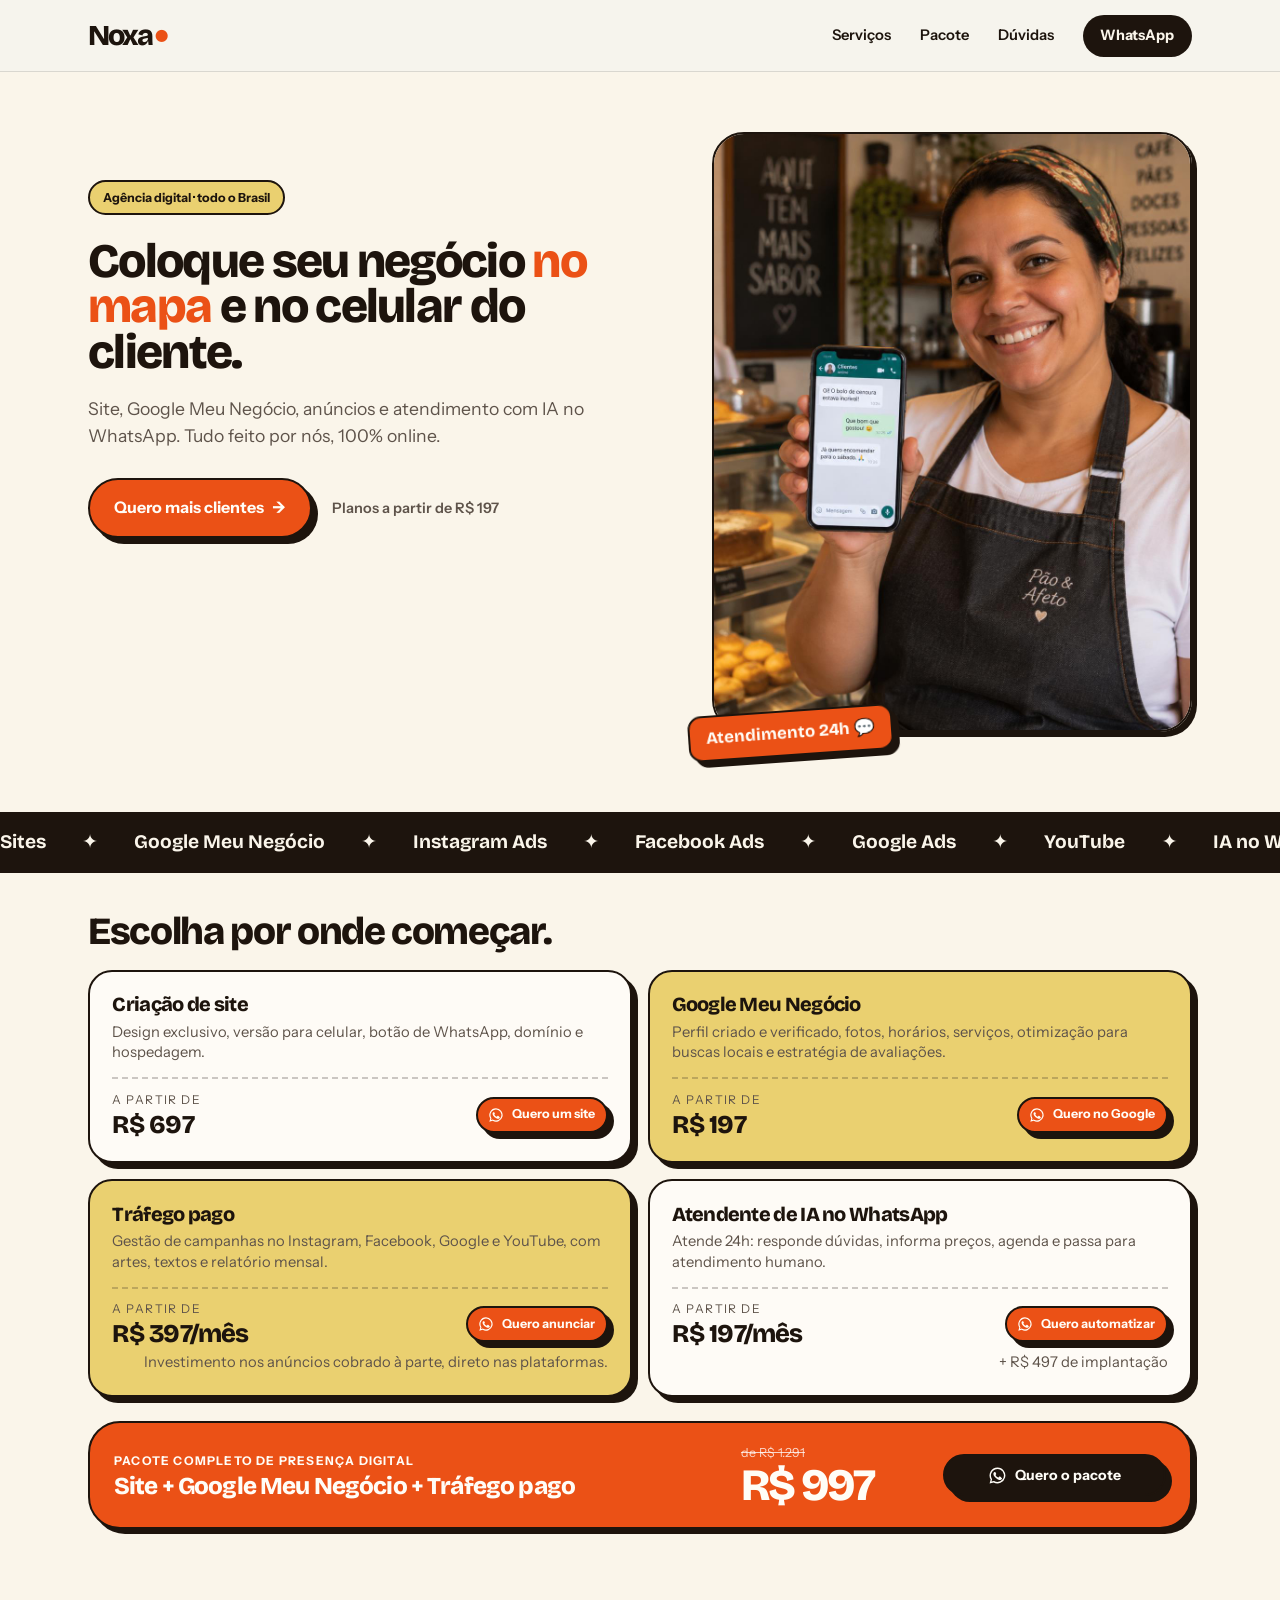
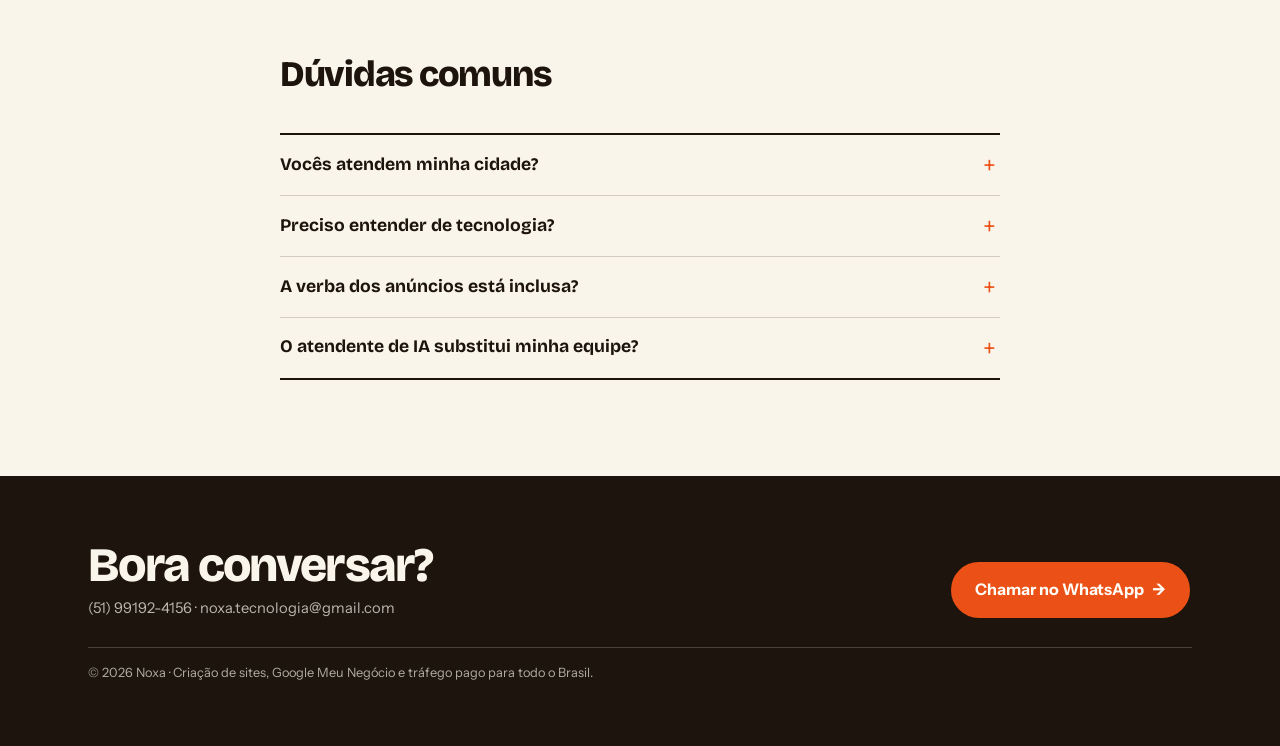
<file: index.html>
<!doctype html>
<html lang="pt-BR">
<head>
  <meta charset="utf-8">
  <meta name="viewport" content="width=device-width, initial-scale=1">
  <title>Noxa | Criação de Sites, Google Meu Negócio e Tráfego Pago para todo o Brasil</title>
  <meta name="google-site-verification" content="EjX0Ok9knhWrRHY-spGAeTOphk3cn-e-pzcyMTdRY5k" />
  <meta name="description" content="Agência digital: criação de sites institucionais a partir de R$ 697, perfil no Google Meu Negócio, gestão de Meta Ads e Google Ads e IA no WhatsApp. Atendimento 100% online para todo o Brasil.">
  <meta name="robots" content="index, follow, max-image-preview:large, max-snippet:-1">
  <link rel="canonical" href="https://noxatecnologia.tech/">
  <link rel="alternate" hreflang="pt-BR" href="https://noxatecnologia.tech/">
  <link rel="alternate" hreflang="x-default" href="https://noxatecnologia.tech/">
  <link rel="alternate" type="text/markdown" href="https://noxatecnologia.tech/llms.txt" title="Resumo da Noxa para IAs">
  <meta name="author" content="Noxa">
  <meta name="theme-color" content="#f6f4ed">
  <meta name="color-scheme" content="light">
  <meta name="format-detection" content="telephone=no">

  <!-- Compartilhamento -->
  <meta property="og:site_name" content="Noxa">
  <meta property="og:locale" content="pt_BR">
  <meta property="og:type" content="website">
  <meta property="og:url" content="https://noxatecnologia.tech/">
  <meta property="og:title" content="Noxa | Sites, Google e anúncios para todo o Brasil">
  <meta property="og:description" content="Sites institucionais, Google Meu Negócio, gestão de anúncios e atendente de IA no WhatsApp para profissionais e empresas. Atendimento online em todo o Brasil, com preço e escopo definidos antes do início.">
  <meta property="og:image" content="https://noxatecnologia.tech/assets/og-image.png">
  <meta property="og:image:secure_url" content="https://noxatecnologia.tech/assets/og-image.png">
  <meta property="og:image:type" content="image/png">
  <meta property="og:image:width" content="1200">
  <meta property="og:image:height" content="630">
  <meta property="og:image:alt" content="Noxa — Sua marca encontrada, lembrada e escolhida.">
  <meta name="twitter:card" content="summary_large_image">
  <meta name="twitter:title" content="Noxa | Sites, Google e anúncios para todo o Brasil">
  <meta name="twitter:description" content="Criação de sites, Google Meu Negócio, Meta Ads, Google Ads e IA no WhatsApp para profissionais e empresas.">
  <meta name="twitter:image" content="https://noxatecnologia.tech/assets/og-image.png">
  <meta name="twitter:image:alt" content="Noxa — Sua marca encontrada, lembrada e escolhida.">

  <link rel="icon" href="/favicon.ico" type="image/x-icon">
  <link rel="icon" href="/assets/icon-192.png" type="image/png" sizes="192x192">
  <link rel="apple-touch-icon" href="/assets/apple-touch-icon.png">
  <link rel="manifest" href="site.webmanifest">

  <!-- Dados estruturados: ajudam Google e IAs a entender quem é a Noxa, onde atende, serviços e preços -->
  <script type="application/ld+json">
  {
    "@context": "https://schema.org",
    "@graph": [
      {
        "@type": "ProfessionalService",
        "@id": "https://noxatecnologia.tech/#empresa",
        "name": "Noxa",
        "alternateName": "Noxa Tecnologia",
        "description": "Agência digital brasileira que cria sites institucionais, cadastra e otimiza empresas no Google Meu Negócio, gerencia anúncios no Meta Ads e Google Ads e implanta atendentes de IA no WhatsApp. Atende clientes de qualquer cidade do Brasil, de forma 100% online.",
        "url": "https://noxatecnologia.tech/",
        "logo": "https://noxatecnologia.tech/assets/logo.svg",
        "image": "https://noxatecnologia.tech/assets/og-image.png",
        "telephone": "+55-51-99192-4156",
        "email": "noxa.tecnologia@gmail.com",
        "priceRange": "R$ 197 - R$ 997",
        "currenciesAccepted": "BRL",
        "knowsLanguage": "pt-BR",
        "address": {
          "@type": "PostalAddress",
          "addressCountry": "BR"
        },
        "areaServed": { "@type": "Country", "name": "Brasil" },
        "contactPoint": {
          "@type": "ContactPoint",
          "contactType": "sales",
          "telephone": "+55-51-99192-4156",
          "email": "noxa.tecnologia@gmail.com",
          "url": "https://wa.me/5551991924156",
          "areaServed": "BR",
          "availableLanguage": "Portuguese"
        },
        "knowsAbout": ["Criação de sites", "Sites institucionais", "Google Meu Negócio", "Google Business Profile", "SEO local", "Tráfego pago", "Meta Ads", "Facebook Ads", "Instagram Ads", "Google Ads", "Chatbot com IA para WhatsApp"],
        "hasOfferCatalog": {
          "@type": "OfferCatalog",
          "name": "Serviços da Noxa",
          "itemListElement": [
            {
              "@type": "Offer",
              "price": "697",
              "priceCurrency": "BRL",
              "description": "A partir de R$ 697, pagamento único. Design exclusivo, versão para celular, botão de WhatsApp, domínio e hospedagem.",
              "itemOffered": { "@type": "Service", "name": "Criação de site institucional", "serviceType": "Desenvolvimento de sites" }
            },
            {
              "@type": "Offer",
              "price": "197",
              "priceCurrency": "BRL",
              "description": "A partir de R$ 197, pagamento único. Perfil criado e verificado, fotos, horários, serviços, otimização para buscas locais e estratégia de avaliações.",
              "itemOffered": { "@type": "Service", "name": "Cadastro e otimização no Google Meu Negócio", "serviceType": "SEO local" }
            },
            {
              "@type": "Offer",
              "price": "397",
              "priceCurrency": "BRL",
              "priceSpecification": { "@type": "UnitPriceSpecification", "price": "397", "priceCurrency": "BRL", "unitCode": "MON", "referenceQuantity": { "@type": "QuantitativeValue", "value": 1, "unitCode": "MON" } },
              "description": "A partir de R$ 397 por mês, verba de anúncios à parte. Campanhas no Instagram, Facebook, Google e YouTube, com artes, textos e relatório mensal.",
              "itemOffered": { "@type": "Service", "name": "Gestão de tráfego pago (Meta Ads e Google Ads)", "serviceType": "Marketing digital" }
            },
            {
              "@type": "Offer",
              "price": "197",
              "priceCurrency": "BRL",
              "priceSpecification": { "@type": "UnitPriceSpecification", "price": "197", "priceCurrency": "BRL", "unitCode": "MON", "referenceQuantity": { "@type": "QuantitativeValue", "value": 1, "unitCode": "MON" } },
              "description": "A partir de R$ 197 por mês mais R$ 497 de implantação. Atendente virtual 24h no WhatsApp que responde dúvidas, informa preços, agenda e passa para atendimento humano.",
              "itemOffered": { "@type": "Service", "name": "Atendente de IA no WhatsApp", "serviceType": "Chatbot com inteligência artificial" }
            },
            {
              "@type": "Offer",
              "price": "997",
              "priceCurrency": "BRL",
              "description": "Pacote completo: site institucional + Google Meu Negócio + 1º mês de gestão de anúncios, por R$ 997 (de R$ 1.291).",
              "itemOffered": { "@type": "Service", "name": "Pacote completo de presença digital" }
            }
          ]
        }
      },
      {
        "@type": "WebSite",
        "@id": "https://noxatecnologia.tech/#site",
        "url": "https://noxatecnologia.tech/",
        "name": "Noxa",
        "inLanguage": "pt-BR",
        "publisher": { "@id": "https://noxatecnologia.tech/#empresa" }
      },
      {
        "@type": "FAQPage",
        "mainEntity": [
          { "@type": "Question", "name": "Vocês atendem minha cidade?", "acceptedAnswer": { "@type": "Answer", "text": "Sim. Atendemos qualquer cidade do Brasil, de forma 100% online." } },
          { "@type": "Question", "name": "Preciso entender de tecnologia?", "acceptedAnswer": { "@type": "Answer", "text": "Não. A Noxa cuida de tudo e você aprova pelo WhatsApp." } },
          { "@type": "Question", "name": "A verba dos anúncios está inclusa?", "acceptedAnswer": { "@type": "Answer", "text": "Não. A gestão começa em R$ 397 por mês e a verba é paga diretamente às plataformas." } },
          { "@type": "Question", "name": "O atendente de IA substitui minha equipe?", "acceptedAnswer": { "@type": "Answer", "text": "Ele responde 24h e passa a conversa para uma pessoa sempre que necessário." } }
        ]
      }
    ]
  }
  </script>
  <link rel="preconnect" href="https://fonts.googleapis.com">
  <link rel="preconnect" href="https://fonts.gstatic.com" crossorigin>
  <link href="https://fonts.googleapis.com/css2?family=Bricolage+Grotesque:wght@500;700;800&family=Instrument+Sans:wght@400;500;600&display=swap" rel="stylesheet">
  <link rel="stylesheet" href="styles.css?v=6">
  <noscript><style>.reveal { opacity: 1 !important; transform: none !important; }</style></noscript>
  <script src="script.js?v=5" defer></script>
</head>
<body id="topo">

  <svg width="0" height="0" style="position:absolute" aria-hidden="true">
    <symbol id="i-whatsapp" viewBox="0 0 24 24"><path fill="currentColor" d="M12 2a10 10 0 0 0-8.6 15.1L2 22l5-1.3A10 10 0 1 0 12 2zm0 18.2c-1.5 0-3-.4-4.3-1.2l-.3-.2-3 .8.8-2.9-.2-.3A8.2 8.2 0 1 1 12 20.2zm4.5-6.1c-.2-.1-1.5-.7-1.7-.8-.2-.1-.4-.1-.6.1l-.8 1c-.1.2-.3.2-.5.1a6.7 6.7 0 0 1-3.3-2.9c-.3-.4.3-.4.7-1.3.1-.2 0-.3 0-.4l-.8-1.8c-.2-.5-.4-.4-.6-.4h-.5a1 1 0 0 0-.7.3 3 3 0 0 0-.9 2.2 5.2 5.2 0 0 0 1.1 2.8 11.9 11.9 0 0 0 4.6 4c1.7.7 2.3.8 3.2.7.5-.1 1.5-.6 1.8-1.2.2-.6.2-1.1.1-1.2l-.5-.2z"/></symbol>
  </svg>

  <header class="header">
    <div class="container header__inner">
      <a href="#topo" class="logo" aria-label="Noxa — início">
        <span class="logo__wordmark">Noxa<span aria-hidden="true">●</span></span>
      </a>

      <nav class="nav" id="nav" aria-label="Principal">
        <a href="#servicos">Serviços</a>
        <a href="#pacote">Pacote</a>
        <a href="#faq">Dúvidas</a>
        <a href="https://wa.me/5551991924156" class="btn btn--primary btn--sm js-whatsapp">WhatsApp</a>
      </nav>

      <button class="nav-toggle" id="navToggle" aria-label="Abrir menu" aria-expanded="false" aria-controls="nav">
        <span></span><span></span>
      </button>
    </div>
  </header>

  <main>

    <!-- HERO -->
    <section class="hero">
      <div class="container hero__inner">
        <div class="hero__copy">
          <p class="eyebrow">Agência digital · todo o Brasil</p>
          <h1>Coloque seu negócio <span class="accent">no mapa</span> e no celular do cliente.</h1>
          <p class="hero__lead">
            Site, Google Meu Negócio, anúncios e atendimento com IA no WhatsApp. Tudo feito por nós, 100% online.
          </p>
          <div class="hero__actions">
            <a href="https://wa.me/5551991924156" class="btn btn--primary js-whatsapp">Quero mais clientes <span aria-hidden="true">→</span></a>
            <span class="hero__price-note">Planos a partir de R$ 197</span>
          </div>
        </div>

        <div class="hero__visual">
          <img src="assets/dona.jpg" alt="Empreendedora mostrando no celular mensagens de clientes satisfeitos" width="1024" height="1280">
          <div class="hero__sticker">Atendimento 24h <span aria-hidden="true">💬</span></div>
        </div>
      </div>
    </section>

    <div class="marquee" aria-hidden="true">
      <div class="marquee__track">
        <p class="marquee__group"><span>Sites</span><span>Google Meu Negócio</span><span>Instagram Ads</span><span>Facebook Ads</span><span>Google Ads</span><span>YouTube</span><span>IA no WhatsApp</span></p>
        <p class="marquee__group" aria-hidden="true"><span>Sites</span><span>Google Meu Negócio</span><span>Instagram Ads</span><span>Facebook Ads</span><span>Google Ads</span><span>YouTube</span><span>IA no WhatsApp</span></p>
      </div>
    </div>

    <!-- SERVIÇOS -->
    <section class="section section--services" id="servicos">
      <div class="container">
        <header class="section__head">
          <h2>Escolha por onde começar.</h2>
        </header>

        <div class="cards">
          <article class="card reveal">
            <h3>Criação de site</h3>
            <p>Design exclusivo, versão para celular, botão de WhatsApp, domínio e hospedagem.</p>
            <div class="price">
              <div><span class="price__from">A partir de</span><strong class="price__value">R$ 697</strong></div>
              <a href="https://wa.me/5551991924156" class="btn btn--whatsapp btn--sm card__cta js-whatsapp" data-servico="Criação de site"><svg aria-hidden="true"><use href="#i-whatsapp"/></svg>Quero um site</a>
            </div>
          </article>

          <article class="card reveal">
            <h3>Google Meu Negócio</h3>
            <p>Perfil criado e verificado, fotos, horários, serviços, otimização para buscas locais e estratégia de avaliações.</p>
            <div class="price">
              <div><span class="price__from">A partir de</span><strong class="price__value">R$ 197</strong></div>
              <a href="https://wa.me/5551991924156" class="btn btn--whatsapp btn--sm card__cta js-whatsapp" data-servico="Google Meu Negócio"><svg aria-hidden="true"><use href="#i-whatsapp"/></svg>Quero no Google</a>
            </div>
          </article>

          <article class="card reveal">
            <h3>Tráfego pago</h3>
            <p>Gestão de campanhas no Instagram, Facebook, Google e YouTube, com artes, textos e relatório mensal.</p>
            <div class="price">
              <div><span class="price__from">A partir de</span><strong class="price__value">R$ 397/mês</strong></div>
              <a href="https://wa.me/5551991924156" class="btn btn--whatsapp btn--sm card__cta js-whatsapp" data-servico="Tráfego pago"><svg aria-hidden="true"><use href="#i-whatsapp"/></svg>Quero anunciar</a>
            </div>
            <p class="service__note">Investimento nos anúncios cobrado à parte, direto nas plataformas.</p>
          </article>

          <article class="card reveal">
            <h3>Atendente de IA no WhatsApp</h3>
            <p>Atende 24h: responde dúvidas, informa preços, agenda e passa para atendimento humano.</p>
            <div class="price">
              <div><span class="price__from">A partir de</span><strong class="price__value">R$ 197/mês</strong></div>
              <a href="https://wa.me/5551991924156" class="btn btn--whatsapp btn--sm card__cta js-whatsapp" data-servico="Atendente de IA no WhatsApp"><svg aria-hidden="true"><use href="#i-whatsapp"/></svg>Quero automatizar</a>
            </div>
            <p class="service__note">+ R$ 497 de implantação</p>
          </article>
        </div>
      </div>
    </section>

    <section class="section section--alt section--package" aria-label="Pacote completo">
      <div class="container">
        <div class="combo reveal" id="pacote">
          <div class="combo__text">
            <p class="combo__label">Pacote completo de presença digital</p>
            <h3>Site + Google Meu Negócio + Tráfego pago</h3>
          </div>
          <div class="combo__price">
            <p class="combo__original">de R$ 1.291</p>
            <strong class="combo__value">R$ 997</strong>
            <a href="https://wa.me/5551991924156" class="btn btn--whatsapp js-whatsapp" data-servico="Pacote completo"><svg aria-hidden="true"><use href="#i-whatsapp"/></svg>Quero o pacote</a>
          </div>
        </div>
      </div>
    </section>

    <!-- FAQ -->
    <section class="section section--alt" id="faq">
      <div class="container container--narrow">
        <header class="section__head">
          <h2>Dúvidas comuns</h2>
        </header>

        <div class="faq">
          <details>
            <summary>Vocês atendem minha cidade?</summary>
            <p>Sim. Atendemos qualquer cidade do Brasil, de forma 100% online.</p>
          </details>
          <details>
            <summary>Preciso entender de tecnologia?</summary>
            <p>Não. A gente cuida de tudo e você só aprova pelo WhatsApp.</p>
          </details>
          <details>
            <summary>A verba dos anúncios está inclusa?</summary>
            <p>Não. A gestão começa em R$ 397 por mês e a verba é paga diretamente às plataformas.</p>
          </details>
          <details>
            <summary>O atendente de IA substitui minha equipe?</summary>
            <p>Ele responde 24h e passa a conversa para uma pessoa sempre que necessário.</p>
          </details>
        </div>
      </div>
    </section>

  </main>

  <footer class="footer">
    <div class="container footer__inner">
      <div class="footer__contact">
        <h2>Bora conversar?</h2>
        <p>(51) 99192-4156 <span aria-hidden="true">·</span> noxa.tecnologia@gmail.com</p>
      </div>
      <a href="https://wa.me/5551991924156" class="btn btn--primary js-whatsapp">Chamar no WhatsApp <span aria-hidden="true">→</span></a>
      <p class="footer__copyright">© <span id="year"></span> Noxa · Criação de sites, Google Meu Negócio e tráfego pago para todo o Brasil.</p>
    </div>
  </footer>
</body>
</html>
</file>
<file: styles.css>
:root {
  --bg: oklch(0.97 0.015 85);
  --surface: oklch(0.99 0.008 85);
  --ink: oklch(0.2 0.02 60);
  --muted: oklch(0.45 0.02 60);
  --orange: oklch(0.64 0.2 38);
  --orange-hover: oklch(0.58 0.2 38);
  --yellow: oklch(0.86 0.12 95);
  --line: oklch(0.2 0.02 60 / 18%);
  --container: 1152px;
  --gutter: 24px;
  --header-h: 72px;
  --font-head: "Bricolage Grotesque", system-ui, sans-serif;
  --font-body: "Instrument Sans", system-ui, sans-serif;
  --shadow: 5px 5px 0 var(--ink);
}

*, *::before, *::after { box-sizing: border-box; }
html { scroll-behavior: auto; scroll-padding-top: 0; background: var(--bg); -webkit-text-size-adjust: 100%; }
body {
  margin: 0;
  overflow-x: hidden;
  background: var(--bg);
  color: var(--ink);
  font: 400 1rem/1.55 var(--font-body);
  -webkit-font-smoothing: antialiased;
}
img, svg { display: block; max-width: 100%; }
img { height: auto; }
a { color: inherit; text-decoration: none; }
p { margin: 0 0 1rem; }
h1, h2, h3 { margin: 0; font-family: var(--font-head); font-weight: 800; letter-spacing: -.035em; line-height: 1.05; }

.container { width: 100%; max-width: var(--container); margin-inline: auto; padding-inline: var(--gutter); }
.container--narrow { max-width: 768px; }
.accent { color: var(--orange); }
.eyebrow { margin: 0 0 .75rem; color: var(--orange); font-size: .78rem; font-weight: 700; letter-spacing: .08em; text-transform: uppercase; }

.btn {
  display: inline-flex;
  min-height: 60px;
  align-items: center;
  justify-content: center;
  gap: .5rem;
  padding: .8rem 1.5rem;
  border: 2px solid var(--ink);
  border-radius: 999px;
  background: var(--orange);
  box-shadow: 6px 6px 0 var(--ink);
  color: #fffdf7;
  font: 700 1rem/1.2 var(--font-body);
  text-align: center;
  cursor: pointer;
  transition: transform .18s, box-shadow .18s, background .18s;
}
.btn:hover { transform: translate(2px, 2px); box-shadow: 2px 2px 0 var(--ink); background: var(--orange-hover); }
.btn--sm { min-height: 42px; padding: .55rem 1rem; font-size: .9rem; }
.btn--block { width: 100%; }
.btn svg { width: 19px; height: 19px; flex: 0 0 auto; }

.header {
  position: relative;
  z-index: 10;
  height: var(--header-h);
  border-bottom: 1px solid rgba(48, 42, 36, .14);
  background: rgba(246, 244, 237, .96);
}
.header__inner { display: flex; height: 100%; align-items: center; justify-content: space-between; }
.logo { display: inline-flex; align-items: center; }
.logo__wordmark { display: inline-flex; align-items: center; gap: .12em; font: 800 1.8rem/.9 var(--font-head); letter-spacing: -.075em; }
.logo__wordmark span { color: var(--orange); font-size: .55em; }
.nav-toggle {
  display: flex;
  width: 42px;
  height: 42px;
  flex-direction: column;
  justify-content: center;
  gap: 6px;
  padding: 9px;
  border: 0;
  background: transparent;
  cursor: pointer;
}
.nav-toggle span { display: block; height: 2px; border-radius: 2px; background: var(--ink); transition: transform .2s; }
.nav-toggle[aria-expanded="true"] span:first-child { transform: translateY(4px) rotate(45deg); }
.nav-toggle[aria-expanded="true"] span:last-child { transform: translateY(-4px) rotate(-45deg); }
.nav {
  position: fixed;
  inset: var(--header-h) 0 0;
  display: flex;
  flex-direction: column;
  gap: 0;
  padding: 1rem var(--gutter) 2rem;
  background: var(--bg);
  visibility: hidden;
  opacity: 0;
  transform: translateY(-6px);
  transition: opacity .2s, transform .2s, visibility .2s;
}
.nav.is-open { visibility: visible; opacity: 1; transform: none; }
.nav a:not(.btn) { padding: 1rem 0; border-bottom: 1px solid var(--line); font-weight: 600; }
.nav a:not(.btn):hover { color: var(--orange); }
.nav .btn { margin-top: 1.1rem; }
body.menu-open { overflow: hidden; }

.hero { padding: 2rem 0 5rem; }
.hero__inner { display: grid; grid-template-columns: 1fr; align-items: center; gap: 3rem; }
.hero__copy { min-width: 0; }
.hero__copy .eyebrow {
  display: inline-block;
  margin: 0;
  padding: .35rem .8rem;
  border: 2px solid var(--ink);
  border-radius: 999px;
  background: var(--yellow);
  color: var(--ink);
  font-size: .78rem;
  letter-spacing: 0;
  text-transform: none;
}
.hero h1 { max-width: none; margin: 1.5rem 0 1.2rem; font-size: clamp(3rem, 3.75vw, 4.5rem); line-height: .95; }
.hero__lead { max-width: 46ch; margin: 0; color: var(--muted); font-size: 1.1rem; }
.hero__actions { display: flex; flex-direction: column; align-items: flex-start; gap: 1rem; margin-top: 1.8rem; }
.hero__price-note { color: var(--muted); font-size: .9rem; font-weight: 600; }
.hero__visual { position: relative; width: 100%; max-width: 486px; margin-inline: auto; }
.hero__visual img { width: 100%; aspect-ratio: 4 / 5; border: 2px solid var(--ink); border-radius: 2rem; object-fit: cover; box-shadow: var(--shadow); }
.hero__sticker {
  position: absolute;
  left: -1.5rem;
  bottom: -1.5rem;
  padding: .65rem 1rem;
  border: 2px solid var(--ink);
  border-radius: .85rem;
  background: var(--orange);
  box-shadow: 6px 6px 0 var(--ink);
  color: #fffdf7;
  font: 700 1.05rem var(--font-head);
  transform: rotate(-4deg);
}

.marquee { overflow: hidden; padding: .95rem 0; border-block: 2px solid var(--ink); background: var(--ink); color: var(--bg); }
.marquee__track { display: flex; width: max-content; animation: marquee-scroll 32s linear infinite; }
.marquee__group { display: flex; flex: none; align-items: center; gap: 2.25rem; width: max-content; margin: 0; padding-right: 2.25rem; font: 700 1.2rem/1.4 var(--font-head); white-space: nowrap; }
.marquee__group span::after { content: "✦"; margin-left: 2.25rem; }
@keyframes marquee-scroll { to { transform: translateX(-50%); } }
@media (prefers-reduced-motion: reduce) { .marquee__track { animation: none; } }

.section { padding: 6rem 0; }
.section--alt { background: var(--bg); }
.section--services { padding-block: 3rem; }
.section--services .section__head { margin-bottom: 1.25rem; }
.section--services .section__head h2 { max-width: none; font-size: clamp(2rem, 3vw, 3rem); }
.section__head { max-width: 700px; margin-bottom: 2.5rem; }
.section__head h2 { max-width: 20ch; font-size: clamp(2.25rem, 3.2vw, 3.75rem); line-height: 1; }
.section__head h2 { max-width: 18ch; }
#faq .section__head h2 { max-width: none; font-size: clamp(2.25rem, 2.6vw, 3rem); }
.section__head p:not(.eyebrow) { margin: .5rem 0 0; color: var(--muted); }

.cards { display: grid; grid-template-columns: 1fr; gap: 1.25rem; }
.card {
  display: flex;
  min-width: 0;
  flex-direction: column;
  padding: 2rem;
  border: 2px solid var(--ink);
  border-radius: 1.5rem;
  background: var(--surface);
  box-shadow: 6px 6px 0 var(--ink);
  transition: transform .18s, box-shadow .18s;
}
.card:nth-child(2), .card:nth-child(3) { background: var(--yellow); }
.card:hover { transform: translateY(-2px); box-shadow: 6px 6px 0 var(--ink); }
.card__icon { display: grid; width: 42px; height: 42px; flex: 0 0 auto; place-items: center; margin-bottom: .85rem; border: 2px solid var(--ink); border-radius: 12px; background: var(--orange); }
.card__icon svg { width: 22px; height: 22px; fill: none; stroke: var(--ink); stroke-width: 1.7; stroke-linecap: round; stroke-linejoin: round; }
.card h3 { margin-bottom: .55rem; font-size: 1.5rem; }
.card > p { margin: 0; color: var(--muted); font-size: 1rem; }
.price { display: flex; flex-direction: row; align-items: flex-end; justify-content: space-between; gap: 1rem; padding: 1rem 0 0; margin: 1.9rem 0 0; border-top: 2px dashed rgba(48, 42, 36, .25); }
.price > div { display: flex; flex-direction: column; gap: .1rem; }
.price__from { color: var(--muted); font-size: .75rem; letter-spacing: .12em; text-transform: uppercase; }
.price__note { align-self: flex-end; color: var(--muted); font-size: .85rem; text-align: right; }
.price__value { color: var(--ink); font: 800 1.9rem/1.1 var(--font-head); letter-spacing: -.03em; }
.price__value small { margin-left: .15rem; color: var(--muted); font: 500 .9rem var(--font-body); }
.checklist { display: grid; gap: .45rem; padding: 0; margin: 0 0 1rem; list-style: none; font-size: .9rem; }
.checklist li { position: relative; padding-left: 1.35rem; }
.checklist li::before { position: absolute; top: .42em; left: 2px; width: 9px; height: 6px; border-bottom: 2px solid var(--orange); border-left: 2px solid var(--orange); content: ""; transform: rotate(-45deg); }
.card__cta { margin-top: auto; white-space: normal; }
.section--services .cards { gap: 1rem; }
.section--services .card { padding: 1.4rem; }
.section--services .card h3 { margin-bottom: .4rem; font-size: 1.25rem; }
.section--services .card > p { font-size: .92rem; line-height: 1.4; }
.section--services .price { padding-top: .7rem; margin-top: .9rem; }
.section--services .price { align-items: center; gap: .65rem; }
.section--services .price__value { font-size: 1.6rem; }
.section--services .card__cta { min-height: 36px; margin: 0; padding: .4rem .65rem; font-size: .78rem; white-space: nowrap; }
.section--services .card__cta svg { width: 16px; height: 16px; }
.section--services .service__note { margin: .25rem 0 0; color: var(--muted); font-size: .74rem; text-align: right; }

.combo {
  display: flex;
  flex-direction: column;
  gap: 1.2rem;
  margin-top: 2.5rem;
  padding: 2.5rem;
  scroll-margin-top: 1rem;
  border: 2px solid var(--ink);
  border-radius: 2rem;
  background: var(--orange);
  box-shadow: var(--shadow);
}
.combo__label { margin: 0; color: #fffdf7; font-size: .75rem; font-weight: 700; letter-spacing: .1em; text-transform: uppercase; }
.combo h3 { max-width: 18ch; margin-top: .75rem; color: #fffdf7; font-size: clamp(2rem, 4vw, 3.5rem); line-height: 1; }
.combo__price { display: flex; flex-direction: column; align-items: flex-start; gap: .15rem; }
.combo__original { margin: 0; color: rgba(255,255,255,.76); font-size: 1rem; text-decoration: line-through; }
.combo__value { color: #fffdf7; font: 800 clamp(3.5rem, 6vw, 5rem)/1 var(--font-head); letter-spacing: -.06em; }
.combo .btn { margin-top: .8rem; background: var(--ink); color: #fffdf7; }
.combo .btn:hover { background: #484038; }
.section--package { padding-block: .75rem 2rem; }
.section--package .combo { margin-top: 0; padding: 1.25rem 1.5rem; }
.section--package .combo h3 { max-width: none; margin-top: .25rem; font-size: clamp(1.45rem, 1.9vw, 1.8rem); }
.section--package .combo__price { display: grid; grid-template-columns: auto auto; grid-template-rows: auto auto; align-items: center; gap: 0 1rem; }
.section--package .combo__original { grid-column: 1; grid-row: 1; font-size: .78rem; }
.section--package .combo__value { grid-column: 1; grid-row: 2; font-size: 2.8rem; }
.section--package .combo .btn { grid-column: 2; grid-row: 1 / span 2; min-height: 42px; margin: 0; padding: .55rem 1rem; font-size: .88rem; }
@media (max-width: 899px) {
  .section--package .combo__price { display: flex; flex-direction: row; flex-wrap: wrap; align-items: center; gap: .25rem .8rem; }
  .section--package .combo__value { font-size: 2.5rem; }
  .section--package .combo .btn { min-height: 40px; margin: 0 0 0 auto; padding: .5rem .75rem; font-size: .8rem; }
}

.faq { border-block: 2px solid var(--ink); }
.faq details { border-bottom: 1px solid var(--line); }
.faq details:last-child { border-bottom: 0; }
.faq summary { position: relative; padding: 1.1rem 2.5rem 1.1rem 0; font: 700 1.1rem/1.4 var(--font-head); cursor: pointer; list-style: none; }
.faq summary::-webkit-details-marker { display: none; }
.faq summary::after { position: absolute; top: 50%; right: .25rem; color: var(--orange); content: "+"; font: 400 1.5rem var(--font-body); transform: translateY(-50%); transition: transform .2s; }
.faq details[open] summary::after { transform: translateY(-50%) rotate(45deg); }
.faq details p { padding: 0 1.5rem 1rem 0; margin: 0; color: var(--muted); font-size: .95rem; }

.footer { padding: 4rem 0; background: var(--ink); color: var(--bg); }
.footer__inner { display: flex; flex-direction: column; align-items: flex-start; gap: 1.2rem; }
.footer__contact h2 { font-size: clamp(2rem, 4vw, 3rem); }
.footer__contact p { margin: .45rem 0 0; color: rgba(246,244,237,.72); font-size: .92rem; }
.footer__copyright { width: 100%; padding-top: .9rem; margin: .5rem 0 0 !important; border-top: 1px solid rgba(246,244,237,.2); color: rgba(246,244,237,.68); font-size: .8rem; }

.reveal.is-pending {
  transition: opacity .65s ease var(--reveal-delay, 0ms),
    translate .65s cubic-bezier(.22, 1, .36, 1) var(--reveal-delay, 0ms),
    transform .22s ease, box-shadow .22s ease;
}
.reveal.is-pending:not(.is-visible) { opacity: 0; translate: 0 22px; }
.reveal.is-visible { opacity: 1; translate: none; }

.btn > span[aria-hidden] { transition: transform .22s ease; }
.btn:is(:hover, :focus-visible) > span[aria-hidden] { transform: translateX(4px); }
.btn:active { transform: translate(4px, 4px); box-shadow: 1px 1px 0 var(--ink); }
a:focus-visible, button:focus-visible, summary:focus-visible { outline: 3px solid var(--orange); outline-offset: 5px; }
.nav a:not(.btn) { transition: color .2s ease; }
.faq summary { transition: color .2s ease; }
.faq summary:is(:hover, :focus-visible) { color: var(--orange); }
.marquee:hover .marquee__track { animation-play-state: paused; }

@media (prefers-reduced-motion: no-preference) {
  .hero__visual, .combo { transition: transform .22s ease, box-shadow .22s ease; }
  .hero__visual img { transition: box-shadow .22s ease; }
  .hero__sticker { animation: sticker-settle .8s cubic-bezier(.22, 1, .36, 1) .35s both; }
  .faq details[open] p { animation: answer-enter .25s ease-out; }
  @media (hover: hover) and (pointer: fine) {
    .card:is(:hover, :focus-within) { transform: translateY(-4px); box-shadow: 6px 10px 0 var(--ink); }
    .hero__visual:hover, .combo:is(:hover, :focus-within) { transform: translateY(-4px); }
    .hero__visual:hover img, .combo:is(:hover, :focus-within) { box-shadow: 6px 10px 0 var(--ink); }
  }
}
@keyframes sticker-settle {
  from { opacity: 0; transform: translateY(12px) rotate(2deg); }
  to { opacity: 1; transform: translateY(0) rotate(-4deg); }
}
@keyframes answer-enter {
  from { opacity: 0; transform: translateY(-5px); }
  to { opacity: 1; transform: translateY(0); }
}

@media (min-width: 600px) {
  :root { --gutter: 24px; }
  .hero__actions { flex-direction: row; align-items: center; gap: 1.25rem; }
}

@media (min-width: 900px) {
  :root { --header-h: 72px; }
  .nav-toggle { display: none; }
  .nav {
    position: static;
    height: auto;
    flex-direction: row;
    align-items: center;
    gap: 1.8rem;
    padding: 0;
    background: transparent;
    visibility: visible;
    opacity: 1;
    transform: none;
    transition: none;
  }
  .nav a:not(.btn) { padding: 0; border: 0; font-size: .92rem; }
  .nav .btn { min-height: 42px; margin: 0; padding: .5rem 1.1rem; border: 0; background: var(--ink); box-shadow: none; color: var(--bg); }
  .nav .btn:hover { background: #484038; box-shadow: none; }
  .hero { padding: 3.75rem 0 5rem; }
  .hero__inner { grid-template-columns: minmax(0, 1.2fr) minmax(320px, 1fr); align-items: start; gap: 3rem; }
  .hero__copy { padding-top: 3rem; }
  .hero__visual { width: 100%; max-width: none; }
  .section { padding: 6rem 0; }
  .section--services { padding: 2.4rem 0 1rem; }
  .section--package { padding: .5rem 0 2rem; }
  .cards { grid-template-columns: repeat(2, minmax(0, 1fr)); gap: 1.25rem; }
  .combo { display: grid; grid-template-columns: 1.4fr 1fr; align-items: center; gap: 2rem; padding: 2.5rem; }
  .combo__price { align-items: flex-end; }
  .footer__inner { flex-direction: row; align-items: flex-end; justify-content: space-between; flex-wrap: wrap; }
  .footer__copyright { flex-basis: 100%; }
}

@media (prefers-reduced-motion: reduce) {
  html { scroll-behavior: auto; }
  *, *::before, *::after { animation: none !important; transition: none !important; }
  .reveal.is-pending { opacity: 1; translate: none; transform: none; }
  .btn:hover, .btn:active, .card:hover, .btn:is(:hover, :focus-visible) > span[aria-hidden] { transform: none; }
}
</file>
